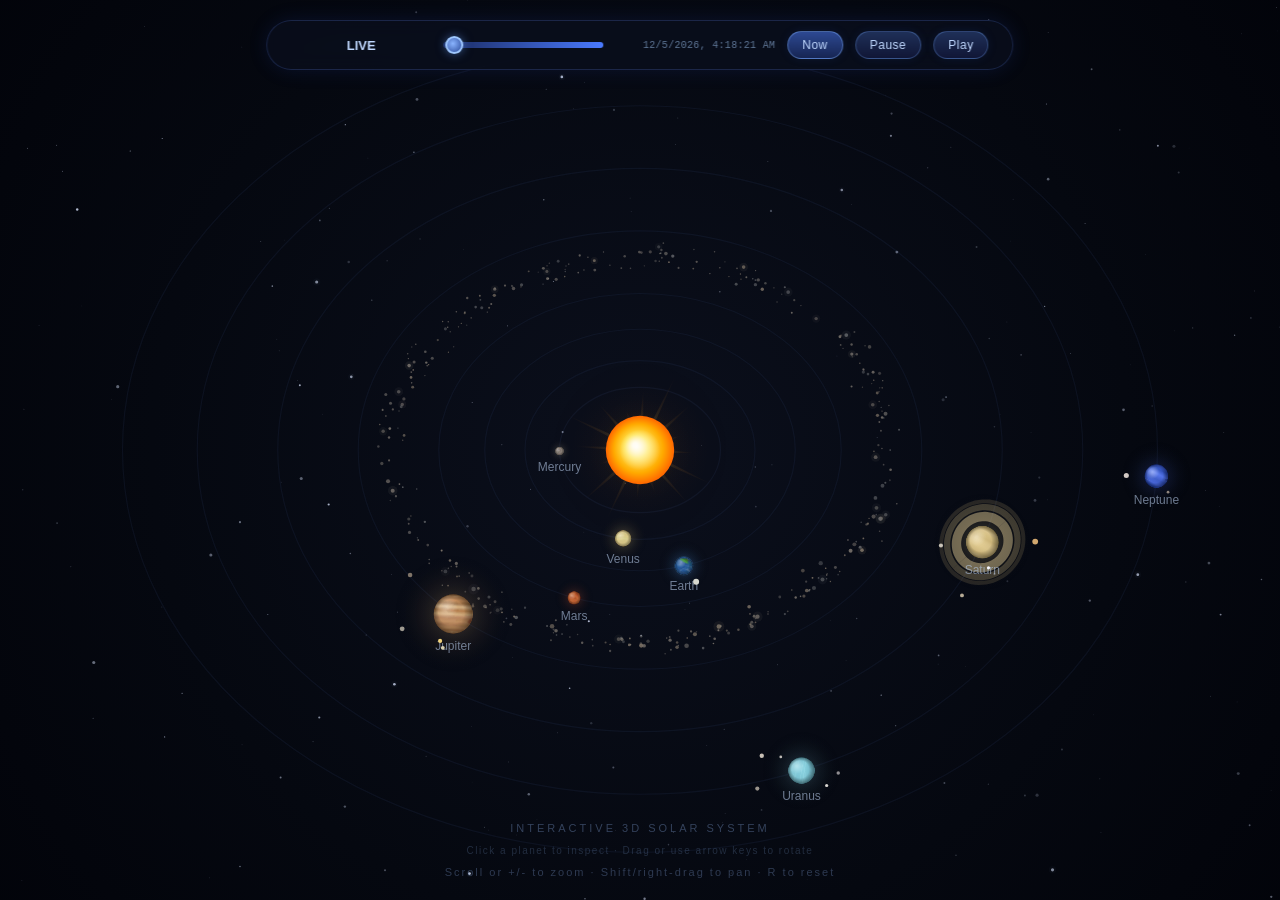
<file: index.html>
<!DOCTYPE html>
<html lang="en">
<head>
<meta charset="UTF-8">
<meta name="viewport" content="width=device-width, initial-scale=1.0">
<meta name="description" content="An interactive pseudo-3D solar system with live orbital motion, procedural planet textures, moons, an asteroid belt, and desktop and mobile camera controls.">
<meta name="theme-color" content="#050810">
<meta property="og:title" content="Interactive 3D Solar System">
<meta property="og:description" content="Explore a procedural, interactive solar system directly in your browser.">
<meta property="og:type" content="website">
<meta name="twitter:card" content="summary">
<link rel="icon" href="favicon.svg" type="image/svg+xml">
<title>3D Solar System</title>
<link rel="stylesheet" href="css/main.css">
</head>
<body>

<canvas id="starfield" aria-hidden="true"></canvas>
<canvas id="main" tabindex="0" role="application" aria-label="Interactive solar system. Drag to rotate, Shift-drag or right-drag to pan, and use the mouse wheel to zoom."></canvas>

<div id="controls">
  <div class="controls-top">
    <span id="speedValue">LIVE</span>
    <label class="hide-mobile">Speed</label>
    <input type="range" id="speedSlider" min="0" max="9000" value="100" aria-label="Simulation speed">
    <span id="timeLabel" aria-live="polite">&nbsp;</span>
  </div>
  <div class="controls-bottom">
    <button id="nowBtn" type="button" class="ctrl-btn active">Now</button>
    <button id="pauseBtn" type="button" class="ctrl-btn">Pause</button>
    <button id="playBtn" type="button" class="ctrl-btn">Play</button>
  </div>
</div>

<div id="planetInfo" role="status" aria-live="polite">
  <h2 id="infoName"></h2>
  <div class="stat"><span class="label">Diameter</span><span class="value" id="infoDiameter"></span></div>
  <div class="stat"><span class="label">Distance</span><span class="value" id="infoDistance"></span></div>
  <div class="stat"><span class="label">Orbital Period</span><span class="value" id="infoPeriod"></span></div>
  <div class="stat"><span class="label">Type</span><span class="value" id="infoType"></span></div>
  <div class="stat"><span class="label">Moons</span><span class="value" id="infoMoons"></span></div>
</div>

<div id="interactionHints">
  <div id="title">Interactive 3D Solar System</div>
  <div id="resetHint">
    <span class="desktop-hint">Click a planet to inspect · Drag or use arrow keys to rotate</span>
    <span class="mobile-hint">Tap a planet to inspect · One-finger drag to rotate</span>
  </div>
  <div id="zoomHint">
    <span class="desktop-hint">Scroll or +/- to zoom · Shift/right-drag to pan · R to reset</span>
    <span class="mobile-hint">Two-finger drag to pan · Pinch to zoom · Double-tap empty space to reset</span>
  </div>
</div>

<script type="module" src="js/main.js"></script>
</body>
</html>
</file>
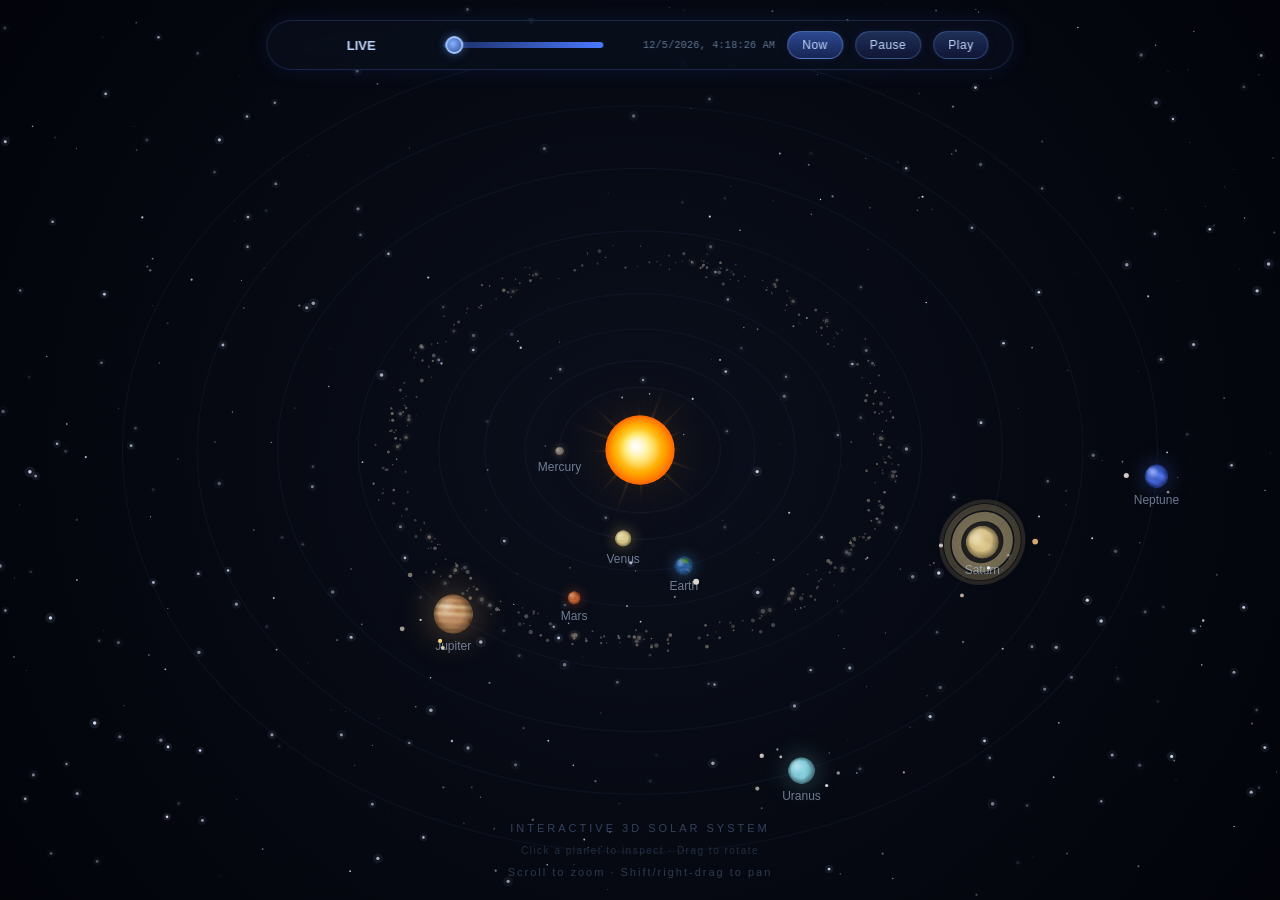
<file: 3d-solar-system.html>
<!DOCTYPE html>
<html lang="en">
<head>
<meta charset="UTF-8">
<meta name="viewport" content="width=device-width, initial-scale=1.0">
<title>3D Solar System</title>
<style>
  * { margin: 0; padding: 0; box-sizing: border-box; }

  body {
    width: 100vw;
    height: 100vh;
    overflow: hidden;
    background: #000;
    font-family: 'Segoe UI', Tahoma, Geneva, Verdana, sans-serif;
    user-select: none;
    position: relative;
  }

  canvas#starfield {
    position: absolute;
    top: 0; left: 0;
    width: 100%;
    height: 100%;
    z-index: 0;
  }

  canvas#main {
    position: absolute;
    top: 0; left: 0;
    width: 100%;
    height: 100%;
    z-index: 1;
    touch-action: none;
  }

  #controls {
    position: absolute;
    top: 20px;
    left: 50%;
    transform: translateX(-50%);
    z-index: 10;
    display: flex;
    align-items: center;
    gap: 12px;
    background: rgba(10, 15, 30, 0.75);
    backdrop-filter: blur(10px);
    padding: 10px 24px;
    border-radius: 30px;
    border: 1px solid rgba(100, 140, 255, 0.2);
    box-shadow: 0 0 20px rgba(50, 80, 200, 0.15);
    flex-wrap: nowrap;
    flex-shrink: 0;
    white-space: nowrap;
    width: max-content;
    min-width: 0;
  }

  .controls-top, .controls-bottom {
    display: flex;
    align-items: center;
    gap: 12px;
    flex-wrap: nowrap;
    flex-shrink: 0;
  }

  #controls label {
    color: #a0b8e0;
    font-size: 13px;
    letter-spacing: 1px;
    text-transform: uppercase;
    white-space: nowrap;
  }

  #controls label.hide-mobile {
    display: none;
  }

  #speedSlider {
    -webkit-appearance: none;
    appearance: none;
    width: 160px;
    flex-shrink: 0;
    height: 6px;
    border-radius: 3px;
    background: linear-gradient(90deg, #1a2a5e, #4a7aff);
    outline: none;
    cursor: pointer;
  }

  #speedSlider::-webkit-slider-thumb {
    -webkit-appearance: none;
    appearance: none;
    width: 18px;
    height: 18px;
    border-radius: 50%;
    background: radial-gradient(circle at 40% 40%, #8ab4ff, #2a4a9a);
    border: 2px solid #a0c8ff;
    box-shadow: 0 0 10px rgba(100, 160, 255, 0.5);
    cursor: pointer;
    transition: box-shadow 0.2s;
  }

  #speedSlider::-webkit-slider-thumb:hover {
    box-shadow: 0 0 18px rgba(100, 160, 255, 0.8);
  }

  #speedValue {
    color: #c0d8ff;
    font-size: 13px;
    min-width: 140px;
    max-width: 140px;
    width: 140px;
    text-align: center;
    font-weight: bold;
    white-space: nowrap;
    overflow: hidden;
    flex-shrink: 0;
  }

  #timeLabel {
    color: #607898;
    font-size: 10px;
    font-family: 'Courier New', monospace;
    letter-spacing: 0.3px;
    min-width: 160px;
    max-width: 160px;
    width: 160px;
    text-align: right;
    white-space: nowrap;
    overflow: hidden;
    flex-shrink: 0;
  }

  .ctrl-btn {
    appearance: none;
    border: 1px solid rgba(120, 170, 255, 0.3);
    background: linear-gradient(180deg, rgba(35,55,100,0.85), rgba(18,25,60,0.85));
    color: #c0d8ff;
    padding: 6px 14px;
    border-radius: 999px;
    font-size: 12px;
    letter-spacing: 0.5px;
    cursor: pointer;
    box-shadow: 0 0 10px rgba(50, 90, 200, 0.12);
    transition: transform 0.1s ease, box-shadow 0.1s ease;
  }

  .ctrl-btn:hover {
    box-shadow: 0 0 16px rgba(70, 130, 255, 0.25);
    transform: translateY(-1px);
  }

  .ctrl-btn:active {
    transform: translateY(0);
  }

  .ctrl-btn.active {
    background: linear-gradient(180deg, rgba(50,80,160,0.9), rgba(25,40,90,0.9));
    border-color: rgba(130, 180, 255, 0.45);
  }

@media (max-width: 900px) {
  #controls {
    top: 18px;
    width: min(calc(100vw - 32px), 620px);
    padding: 12px 14px 14px;
    gap: 12px;
    border-radius: 24px;
    flex-direction: column;
    align-items: stretch;
  }

  .controls-top {
    display: grid;
    grid-template-columns: auto 1fr;
    align-items: center;
    gap: 8px 12px;
    width: 100%;
  }

  .controls-bottom {
    display: flex;
    justify-content: center;
    gap: 10px;
    width: 100%;
  }

  #speedValue {
    width: auto;
    min-width: 92px;
    max-width: none;
    font-size: 13px;
    text-align: left;
  }

  #speedSlider {
    width: 100%;
    min-width: 0;
  }

  #timeLabel {
    grid-column: 1 / -1;
    width: auto;
    min-width: 0;
    max-width: none;
    font-size: 10px;
    text-align: right;
    opacity: 0.75;
  }

  .ctrl-btn,
  #nowBtn,
  #pauseBtn,
  #playBtn {
    min-height: 40px;
    padding: 0 16px;
    font-size: 13px;
  }

  #controls label {
    display: none;
  }
}

@media (max-width: 500px) {
  #controls {
    top: 14px;
    width: calc(100vw - 28px);
    padding: 12px 12px 14px;
    gap: 12px;
  }

  .controls-top {
    gap: 8px 10px;
  }

  .controls-bottom {
    gap: 8px;
  }

  #speedValue {
    min-width: 86px;
    font-size: 12px;
  }

  #timeLabel {
    font-size: 9px;
  }

  .ctrl-btn,
  #nowBtn,
  #pauseBtn,
  #playBtn {
    flex: 1;
    min-height: 42px;
    padding: 0 10px;
    font-size: 13px;
  }

  .ctrl-btn {
    touch-action: manipulation;
  }

  #speedSlider::-webkit-slider-thumb {
    width: 22px;
    height: 22px;
  }
}

  #planetInfo {
    position: absolute;
    z-index: 10;
    background: rgba(8, 12, 30, 0.88);
    backdrop-filter: blur(14px);
    border: 1px solid rgba(80, 120, 255, 0.25);
    border-radius: 16px;
    padding: 20px 24px;
    color: #fff;
    pointer-events: none;
    opacity: 0;
    transform: translate(-50%, -100%) translateY(-20px) scale(0.9);
    transition: opacity 0.35s ease, transform 0.35s ease;
    min-width: 250px;
    box-shadow: 0 8px 32px rgba(0, 0, 0, 0.5), 0 0 40px rgba(50, 80, 200, 0.1);
  }

  #planetInfo.visible {
    opacity: 1;
    transform: translate(-50%, -100%) translateY(-16px) scale(1);
    pointer-events: auto;
  }

  #planetInfo h2 {
    margin: 0 0 10px 0;
    font-size: 20px;
    letter-spacing: 1.5px;
    text-transform: uppercase;
  }

  #planetInfo .stat {
    display: flex;
    justify-content: space-between;
    padding: 4px 0;
    font-size: 13px;
    border-bottom: 1px solid rgba(255,255,255,0.06);
  }

  #planetInfo .stat .label { color: #7890b8; }
  #planetInfo .stat .value {
    color: #c0d8ff;
    font-weight: 600;
    text-align: right;
    max-width: 60%;
    word-wrap: break-word;
    white-space: normal;
  }

  .planet-dot {
    width: 14px; height: 14px;
    border-radius: 50%;
    display: inline-block;
    margin-right: 8px;
    vertical-align: middle;
    box-shadow: 0 0 6px currentColor;
  }

  #interactionHints {
    position: absolute;
    bottom: max(20px, env(safe-area-inset-bottom));
    left: 50%;
    transform: translateX(-50%);
    z-index: 10;
    display: flex;
    width: calc(100% - 32px);
    flex-direction: column;
    align-items: center;
    gap: 7px;
    text-align: center;
    pointer-events: none;
  }

  #zoomHint {
    color: rgba(120, 150, 200, 0.35);
    font-size: 11px;
    letter-spacing: 2px;
    line-height: 1.4;
  }

  #resetHint {
    color: rgba(120, 150, 200, 0.25);
    font-size: 10px;
    letter-spacing: 1.5px;
    line-height: 1.4;
  }

  #title {
    color: rgba(120, 150, 200, 0.4);
    font-size: 11px;
    letter-spacing: 3px;
    line-height: 1.4;
    text-transform: uppercase;
  }

  .mobile-hint {
    display: none;
  }

  @media (max-width: 600px), (pointer: coarse) {
    #interactionHints {
      bottom: max(14px, env(safe-area-inset-bottom));
      gap: 5px;
    }

    #title {
      font-size: 10px;
      letter-spacing: 2px;
    }

    #resetHint,
    #zoomHint {
      max-width: 100%;
      font-size: 9px;
      letter-spacing: 1px;
      line-height: 1.5;
    }

    .desktop-hint {
      display: none;
    }

    .mobile-hint {
      display: inline;
    }
  }
</style>
</head>
<body>

<canvas id="starfield"></canvas>
<canvas id="main"></canvas>

<div id="controls">
  <div class="controls-top">
    <span id="speedValue">LIVE</span>
    <label class="hide-mobile">Speed</label>
    <input type="range" id="speedSlider" min="0" max="9000" value="100">
    <span id="timeLabel">&nbsp;</span>
  </div>
  <div class="controls-bottom">
    <button id="nowBtn" type="button" class="ctrl-btn active">Now</button>
    <button id="pauseBtn" type="button" class="ctrl-btn">Pause</button>
    <button id="playBtn" type="button" class="ctrl-btn">Play</button>
  </div>
</div>

<div id="planetInfo">
  <h2 id="infoName"></h2>
  <div class="stat"><span class="label">Diameter</span><span class="value" id="infoDiameter"></span></div>
  <div class="stat"><span class="label">Distance</span><span class="value" id="infoDistance"></span></div>
  <div class="stat"><span class="label">Orbital Period</span><span class="value" id="infoPeriod"></span></div>
  <div class="stat"><span class="label">Type</span><span class="value" id="infoType"></span></div>
  <div class="stat"><span class="label">Moons</span><span class="value" id="infoMoons"></span></div>
</div>

<div id="interactionHints">
  <div id="title">Interactive 3D Solar System</div>
  <div id="resetHint">
    <span class="desktop-hint">Click a planet to inspect · Drag to rotate</span>
    <span class="mobile-hint">Tap a planet to inspect · One-finger drag to rotate</span>
  </div>
  <div id="zoomHint">
    <span class="desktop-hint">Scroll to zoom · Shift/right-drag to pan</span>
    <span class="mobile-hint">Two-finger drag to pan · Pinch to zoom · Double-tap empty space to reset</span>
  </div>
</div>

<script>
// ==================== SETUP ====================
const starCanvas = document.getElementById('starfield');
const starCtx = starCanvas.getContext('2d');

const canvas = document.getElementById('main');
const ctx = canvas.getContext('2d');
const infoPanel = document.getElementById('planetInfo');
const speedSlider = document.getElementById('speedSlider');
const speedValueEl = document.getElementById('speedValue');
const timeLabelEl = document.getElementById('timeLabel');
const nowBtn = document.getElementById('nowBtn');
const pauseBtn = document.getElementById('pauseBtn');
const playBtn = document.getElementById('playBtn');

function resizeCanvases() {
  const w = window.innerWidth;
  const h = window.innerHeight;
  starCanvas.width = w;
  starCanvas.height = h;
  canvas.width = w;
  canvas.height = h;
}
resizeCanvases();
window.addEventListener('resize', () => {
  resizeCanvases();
  clampPan();
});

// ==================== STARFIELD ====================
const stars = [];
function rebuildStars() {
  stars.length = 0;
  const count = Math.max(500, Math.floor((canvas.width * canvas.height) / 2600));
  for (let i = 0; i < count; i++) {
    stars.push({
      x: Math.random() * canvas.width,
      y: Math.random() * canvas.height,
      r: Math.random() * 1.5 + 0.3,
      brightness: Math.random(),
      twinkleSpeed: Math.random() * 0.02 + 0.005,
      twinkleOffset: Math.random() * Math.PI * 2
    });
  }
}
rebuildStars();
window.addEventListener('resize', rebuildStars);

function drawStarfield(time) {
  starCtx.fillStyle = 'rgba(0,0,0,1)';
  starCtx.fillRect(0, 0, canvas.width, canvas.height);

  const grd = starCtx.createRadialGradient(canvas.width/2, canvas.height/2, 80, canvas.width/2, canvas.height/2, Math.max(canvas.width, canvas.height)*0.7);
  grd.addColorStop(0, '#0a0e1a');
  grd.addColorStop(0.5, '#050810');
  grd.addColorStop(1, '#010208');
  starCtx.fillStyle = grd;
  starCtx.fillRect(0, 0, canvas.width, canvas.height);

  for (const s of stars) {
    const twinkle = 0.5 + 0.5 * Math.sin(time * s.twinkleSpeed + s.twinkleOffset);
    const alpha = s.brightness * 0.4 + twinkle * 0.6;
    starCtx.beginPath();
    starCtx.arc(s.x, s.y, s.r, 0, Math.PI * 2);
    starCtx.fillStyle = `rgba(220,230,255,${alpha})`;
    starCtx.fill();

    if (s.r > 1.2) {
      starCtx.beginPath();
      starCtx.arc(s.x, s.y, s.r * 3, 0, Math.PI * 2);
      starCtx.fillStyle = `rgba(200,220,255,${alpha * 0.1})`;
      starCtx.fill();
    }
  }


}

// ==================== TIME MODEL ====================
const EPOCH_MS = Date.UTC(2026, 5, 25, 0, 0, 0);

let simTime = Date.now();
let liveMode = true;
let simSpeed = 1;
let isPaused = false;

const PHASES_2026 = {
  Mercury: 4.037,
  Venus:   3.438,
  Earth:   4.761,
  Mars:    0.412,
  Jupiter: 2.059,
  Saturn:  0.238,
  Uranus:  1.164,
  Neptune: 0.048
};

function getPlanetAngle(planet, timeMs) {
  const daysSinceEpoch = (timeMs - EPOCH_MS) / 86400000;
  const phase = planet.phaseAtEpoch ?? 0;
  return phase + (daysSinceEpoch / planet.periodDays) * Math.PI * 2;
}

function formatSimTime(ms) {
  const d = new Date(ms);
  return d.toLocaleString();
}

// ==================== MOON SYSTEMS ====================
const MOON_SYSTEMS = {
  Earth: [
    { name:'Moon', periodDays:27.321661, orbitRadiusFactor:2.0, radius:2.6, color:'#d8d8cf', phaseOffset:1.2 }
  ],
  Jupiter: [
    { name:'Io', periodDays:1.769, orbitRadiusFactor:1.55, radius:1.8, color:'#f1d27a', phaseOffset:0.4 },
    { name:'Europa', periodDays:3.551, orbitRadiusFactor:1.95, radius:1.7, color:'#d8d0b0', phaseOffset:2.1 },
    { name:'Ganymede', periodDays:7.155, orbitRadiusFactor:2.45, radius:2.1, color:'#9f9a90', phaseOffset:4.0 },
    { name:'Callisto', periodDays:16.689, orbitRadiusFactor:3.05, radius:2.0, color:'#7f7468', phaseOffset:5.4 }
  ],
  Saturn: [
    { name:'Enceladus', periodDays:1.370, orbitRadiusFactor:1.65, radius:1.4, color:'#f4f6ff', phaseOffset:0.7 },
    { name:'Rhea', periodDays:4.518, orbitRadiusFactor:2.15, radius:1.8, color:'#c9c3b8', phaseOffset:2.3 },
    { name:'Titan', periodDays:15.945, orbitRadiusFactor:2.85, radius:2.5, color:'#d2a86f', phaseOffset:4.8 },
    { name:'Iapetus', periodDays:79.321, orbitRadiusFactor:4.0, radius:1.7, color:'#b6ab96', phaseOffset:1.5 }
  ],
  Uranus: [
    { name:'Miranda', periodDays:1.413, orbitRadiusFactor:1.55, radius:1.2, color:'#c9c3bd', phaseOffset:0.8 },
    { name:'Ariel', periodDays:2.520, orbitRadiusFactor:1.9, radius:1.4, color:'#d9d7d2', phaseOffset:2.2 },
    { name:'Umbriel', periodDays:4.144, orbitRadiusFactor:2.3, radius:1.5, color:'#8f8d91', phaseOffset:4.0 },
    { name:'Titania', periodDays:8.706, orbitRadiusFactor:2.85, radius:1.9, color:'#c7bfb5', phaseOffset:5.2 },
    { name:'Oberon', periodDays:13.463, orbitRadiusFactor:3.3, radius:1.8, color:'#9a948c', phaseOffset:1.9 }
  ],
  Neptune: [
    { name:'Triton', periodDays:-5.877, orbitRadiusFactor:2.0, radius:2.2, color:'#d8cfc9', phaseOffset:1.7 },
    { name:'Proteus', periodDays:1.122, orbitRadiusFactor:1.45, radius:1.2, color:'#8f847c', phaseOffset:4.6 }
  ]
};

// ==================== PLANET DATA ====================
const planets = [
  { name:'Mercury', color:'#a89d8f', radius:3.5, orbitRadius:70, diameter:'4,879 km', distance:'57.9M km', period:'88 days', type:'Rocky', tilt:0.03, glowColor:'rgba(176,168,144,0.20)', periodDays:87.969, phaseAtEpoch:PHASES_2026.Mercury, rotationPeriodDays:58.646, axialTiltDeg:0.034 },
  { name:'Venus',   color:'#d8b76f', radius:6.2, orbitRadius:100, diameter:'12,104 km', distance:'108.2M km', period:'225 days', type:'Rocky', tilt:0.05, glowColor:'rgba(232,200,122,0.22)', periodDays:224.701, phaseAtEpoch:PHASES_2026.Venus, rotationPeriodDays:-243.025, axialTiltDeg:177.36 },
  { name:'Earth',   color:'#4a90d9', radius:6.6, orbitRadius:135, diameter:'12,742 km', distance:'149.6M km', period:'365.25 days', type:'Rocky', tilt:0.25, glowColor:'rgba(74,144,217,0.28)', hasMoon:true, periodDays:365.256, phaseAtEpoch:PHASES_2026.Earth, rotationPeriodDays:1, axialTiltDeg:23.44 },
  { name:'Mars',    color:'#c95a3b', radius:5.0, orbitRadius:175, diameter:'6,779 km', distance:'227.9M km', period:'687 days', type:'Rocky', tilt:0.15, glowColor:'rgba(212,90,58,0.22)', periodDays:686.98, phaseAtEpoch:PHASES_2026.Mars, rotationPeriodDays:1.026, axialTiltDeg:25.19 },
  { name:'Jupiter', color:'#c89463', radius:15.5, orbitRadius:245, diameter:'139,820 km', distance:'778.5M km', period:'11.86 years', type:'Gas Giant', tilt:0.12, glowColor:'rgba(212,160,106,0.22)', bands:true, moons:4, periodDays:4332.59, phaseAtEpoch:PHASES_2026.Jupiter, rotationPeriodDays:0.414, axialTiltDeg:3.13 },
  { name:'Saturn',  color:'#dbc37f', radius:13.5, orbitRadius:315, diameter:'116,460 km', distance:'1.43B km', period:'29.46 years', type:'Gas Giant', tilt:0.18, glowColor:'rgba(232,208,136,0.20)', rings:true, moons:3, periodDays:10759.22, phaseAtEpoch:PHASES_2026.Saturn, rotationPeriodDays:0.444, axialTiltDeg:26.73 },
  { name:'Uranus',  color:'#7ec8d8', radius:10.2, orbitRadius:385, diameter:'50,724 km', distance:'2.87B km', period:'84.01 years', type:'Ice Giant', tilt:0.45, glowColor:'rgba(126,200,216,0.18)', periodDays:30688.5, phaseAtEpoch:PHASES_2026.Uranus, rotationPeriodDays:-0.718, axialTiltDeg:97.77 },
  { name:'Neptune', color:'#4a6ae0', radius:10.0, orbitRadius:450, diameter:'49,244 km', distance:'4.50B km', period:'164.8 years', type:'Ice Giant', tilt:0.1, glowColor:'rgba(74,106,224,0.20)', periodDays:60182, phaseAtEpoch:PHASES_2026.Neptune, rotationPeriodDays:0.671, axialTiltDeg:28.32 }
];

planets.forEach(p => {
  p.angle = getPlanetAngle(p, simTime);
  p.clickAnim = 0;
  p.hovered = false;
  p._screenX = 0;
  p._screenY = 0;
  p._depth = 0;
  p._screenR = p.radius;
});

// ==================== MAIN ASTEROID BELT ====================
const ASTEROID_COUNT = 360;
const asteroidBelt = [];
const asteroidColors = [
  [142, 134, 124],
  [126, 119, 112],
  [111, 113, 116],
  [151, 137, 119],
  [103, 100, 98]
];

for (let i = 0; i < ASTEROID_COUNT; i++) {
  const radialMix = (Math.random() + Math.random()) * 0.5;
  const orbitRadius = 198 + radialMix * 34;
  const radiusProgress = (orbitRadius - 198) / 34;
  const clusterAngle = (i % 7) / 7 * Math.PI * 2;
  const useCluster = Math.random() < 0.28;
  const phaseAtEpoch = useCluster
    ? clusterAngle + (Math.random() - 0.5) * 0.5
    : Math.random() * Math.PI * 2;
  const size = 0.6 + Math.pow(Math.random(), 2.1) * 1.2;
  const brightness = 0.42 + Math.random() * 0.34;
  const baseColor = asteroidColors[Math.floor(Math.random() * asteroidColors.length)];

  asteroidBelt.push({
    orbitRadius,
    phaseAtEpoch,
    periodDays: (1250 + radiusProgress * 1050) * (0.94 + Math.random() * 0.12),
    eccentricity: Math.random() * 0.025,
    eccentricityAngle: Math.random() * Math.PI * 2,
    size,
    color: `rgba(${baseColor[0]},${baseColor[1]},${baseColor[2]},${brightness})`,
    glowColor: `rgba(${baseColor[0]},${baseColor[1]},${baseColor[2]},${brightness * 0.14})`,
    bright: size > 1.45 && Math.random() < 0.55
  });
}

// ==================== CAMERA ====================
let cameraTilt = 0.68;
let cameraRotY = 0;
let cameraZoom = 1.15;
let cameraPanX = 0;
let cameraPanY = 0;
let targetTilt = 0.68;
let targetRotY = 0;
let targetZoom = 1.15;
let targetPanX = 0;
let targetPanY = 0;
let isDragging = false;
let dragMode = null;
let lastMouse = { x: 0, y: 0 };
let mouseDragDistance = 0;
let hoveredPlanet = null;
let selectedPlanet = null;

function resetCamera() {
  targetTilt = 0.68;
  targetRotY = 0;
  targetZoom = 1.15;
  targetPanX = 0;
  targetPanY = 0;
}

function clampPan() {
  const maxPanX = canvas.width * 0.45;
  const maxPanY = canvas.height * 0.35;
  targetPanX = Math.max(-maxPanX, Math.min(maxPanX, targetPanX));
  targetPanY = Math.max(-maxPanY, Math.min(maxPanY, targetPanY));
}

function clampZoom() {
  targetZoom = Math.max(0.3, Math.min(2.5, targetZoom));
}

// ==================== FIX: getPlanetScreenPos ====================
function getPlanetScreenPos(cx, cy, orbitR, angle) {
  const cosTilt = Math.cos(cameraTilt);
  const sinRot = Math.sin(cameraRotY);
  const cosRot = Math.cos(cameraRotY);

  const ox = Math.cos(angle);
  const oz = Math.sin(angle);

  // Rotation around Y axis
  const rx = ox * cosRot - oz * sinRot;
  const rz = ox * sinRot + oz * cosRot;

  // === КРИТИЧЕСКИЙ ФАКСОР: умножаем на orbitR! ===
  const sx = cx + rx * orbitR;
  const sy = cy + rz * orbitR * cosTilt;

  const depth = rz * orbitR;
  const depthScale = 1 + rz * 0.12;

  return { x: sx, y: sy, depth, scale: depthScale };
}

// ==================== DRAWING ====================
function drawSun(cx, cy, time) {
  const glowLayers = [
    { r: 90, alpha: 0.015 },
    { r: 65, alpha: 0.035 },
    { r: 48, alpha: 0.055 },
    { r: 36, alpha: 0.08 },
  ];

  for (const g of glowLayers) {
    const pulse = 1 + 0.05 * Math.sin(time * 0.003);
    const grad = ctx.createRadialGradient(cx, cy, 0, cx, cy, g.r * pulse * cameraZoom);
    grad.addColorStop(0, `rgba(255,200,50,${g.alpha})`);
    grad.addColorStop(0.5, `rgba(255,140,20,${g.alpha * 0.5})`);
    grad.addColorStop(1, 'rgba(255,80,0,0)');
    ctx.beginPath();
    ctx.arc(cx, cy, g.r * pulse * cameraZoom, 0, Math.PI * 2);
    ctx.fillStyle = grad;
    ctx.fill();
  }

  // Corona rays
  ctx.save();
  ctx.translate(cx, cy);
  const rayCount = 16;
  for (let i = 0; i < rayCount; i++) {
    const angle = (i / rayCount) * Math.PI * 2 + time * 0.0005;
    const rayLen = (55 + 18 * Math.sin(time * 0.002 + i * 1.5)) * cameraZoom;
    ctx.rotate(angle);
    const rayGrad = ctx.createLinearGradient(22 * cameraZoom, 0, rayLen, 0);
    rayGrad.addColorStop(0, 'rgba(255,200,80,0.12)');
    rayGrad.addColorStop(1, 'rgba(255,120,0,0)');
    ctx.fillStyle = rayGrad;
    ctx.beginPath();
    ctx.moveTo(22 * cameraZoom, -1.5 * cameraZoom);
    ctx.lineTo(rayLen, 0);
    ctx.lineTo(22 * cameraZoom, 1.5 * cameraZoom);
    ctx.fill();
    ctx.rotate(-angle);
  }
  ctx.restore();

  // Main sun body
  const sunPulse = 1 + 0.02 * Math.sin(time * 0.004);
  const sunR = 30 * sunPulse * cameraZoom;
  const sunGrad = ctx.createRadialGradient(cx - 5, cy - 5, 2, cx, cy, sunR);
  sunGrad.addColorStop(0, '#fff8e0');
  sunGrad.addColorStop(0.3, '#ffe44d');
  sunGrad.addColorStop(0.7, '#ffaa00');
  sunGrad.addColorStop(1, '#ff6600');
  ctx.beginPath();
  ctx.arc(cx, cy, sunR, 0, Math.PI * 2);
  ctx.fillStyle = sunGrad;
  ctx.fill();

  const coreGrad = ctx.createRadialGradient(cx - 3, cy - 3, 0, cx, cy, sunR * 0.6);
  coreGrad.addColorStop(0, 'rgba(255,255,255,0.8)');
  coreGrad.addColorStop(1, 'rgba(255,255,255,0)');
  ctx.beginPath();
  ctx.arc(cx, cy, sunR * 0.6, 0, Math.PI * 2);
  ctx.fillStyle = coreGrad;
  ctx.fill();
}

function drawOrbitPath(cx, cy, orbitR, color) {
  ctx.beginPath();
  ctx.ellipse(cx, cy, orbitR, orbitR * Math.cos(cameraTilt), 0, 0, Math.PI * 2);
  ctx.strokeStyle = color || 'rgba(60,80,120,0.18)';
  ctx.lineWidth = 1 * cameraZoom;
  ctx.stroke();
}

// ==================== PROCEDURAL PLANET TEXTURES ====================

function seededRandom(seed) {
  let s = seed;
  return function() {
    s = (s * 16807 + 0) % 2147483647;
    return (s - 1) / 2147483646;
  };
}

function getPlanetTexture(planet) {
  if (planet._tex) return planet._tex;

  const SIZE = 256;
  const tc = document.createElement('canvas');
  tc.width = SIZE; tc.height = SIZE;
  const t = tc.getContext('2d');

  const rng = seededRandom(planet.name.split('').reduce((a, c) => a + c.charCodeAt(0), 0));

  switch (planet.name) {
    case 'Jupiter': {
      // Banded atmosphere with turbulence and Great Red Spot
      const bandColors = ['#c4956a','#a67549','#d4a87a','#b8855a','#c89463','#8c633d','#dcc09a','#a07040','#d8b88a','#b08060','#c49468','#9e7050'];
      const bandCount = 16;
      for (let y = 0; y < SIZE; y++) {
        const bandIdx = (y / SIZE) * bandCount;
        const bandFrac = bandIdx - Math.floor(bandIdx);
        const ci = Math.floor(bandIdx) % bandColors.length;
        const ci2 = (Math.floor(bandIdx) + 1) % bandColors.length;
        const turbulence = (rng() - 0.5) * 4;
        const alpha = 0.55 + rng() * 0.35;
        const r1 = parseInt(bandColors[ci].slice(1,3),16);
        const g1 = parseInt(bandColors[ci].slice(3,5),16);
        const b1 = parseInt(bandColors[ci].slice(5,7),16);
        const r2 = parseInt(bandColors[ci2].slice(1,3),16);
        const g2 = parseInt(bandColors[ci2].slice(3,5),16);
        const b2 = parseInt(bandColors[ci2].slice(5,7),16);
        const r = Math.round(r1 + (r2 - r1) * bandFrac + turbulence);
        const g = Math.round(g1 + (g2 - g1) * bandFrac + turbulence * 0.7);
        const b = Math.round(b1 + (b2 - b1) * bandFrac + turbulence * 0.5);
        t.fillStyle = `rgba(${r},${g},${b},${alpha})`;
        t.fillRect(0, y, SIZE, 1);
      }
      // Bands bend around the storm instead of continuing straight through it.
      for (let i = 0; i < 9; i++) {
        const bandY = 144 + i * 2.7;
        const bend = 4.5 * Math.sin((i / 8) * Math.PI);
        t.beginPath();
        t.moveTo(96, bandY);
        t.bezierCurveTo(116, bandY, 120, bandY - bend, 130, bandY - bend);
        t.bezierCurveTo(141, bandY - bend, 149, bandY + bend, 158, bandY + bend);
        t.bezierCurveTo(169, bandY + bend, 174, bandY, 188, bandY);
        t.strokeStyle = `rgba(${125+rng()*45},${76+rng()*34},${43+rng()*24},${0.08+rng()*0.09})`;
        t.lineWidth = 0.8 + rng() * 1.5;
        t.stroke();
      }

      t.save();
      t.translate(140, 0);
      t.scale(0.7, 1);
      t.translate(-140, 0);

      // Soft outer reddish haze, built from overlapping irregular contours.
      for (let i = 0; i < 4; i++) {
        const spread = i * 1.4;
        t.beginPath();
        t.moveTo(124 - spread, 154);
        t.bezierCurveTo(126, 146 - spread * 0.2, 135, 143 - spread, 143, 145);
        t.bezierCurveTo(153 + spread, 146, 158 + spread, 151, 156 + spread, 158);
        t.bezierCurveTo(154, 165 + spread * 0.4, 145, 167 + spread, 136, 165);
        t.bezierCurveTo(128 - spread, 164, 122 - spread, 160, 124 - spread, 154);
        t.closePath();
        t.fillStyle = `rgba(132,61,43,${0.055 + i * 0.022})`;
        t.fill();
      }

      // Main irregular storm body.
      t.beginPath();
      t.moveTo(126, 153);
      t.bezierCurveTo(128, 147, 134, 145, 140, 146);
      t.bezierCurveTo(146, 144, 154, 148, 155, 153);
      t.bezierCurveTo(158, 158, 151, 163, 145, 163);
      t.bezierCurveTo(139, 166, 130, 163, 127, 159);
      t.bezierCurveTo(124, 157, 125, 155, 126, 153);
      t.closePath();
      t.fillStyle = 'rgba(158,72,48,0.44)';
      t.fill();

      // Darker inner circulation, deliberately offset and asymmetric.
      t.beginPath();
      t.moveTo(132, 153);
      t.bezierCurveTo(134, 149, 139, 148, 143, 149);
      t.bezierCurveTo(149, 149, 152, 152, 150, 156);
      t.bezierCurveTo(149, 160, 143, 161, 138, 159);
      t.bezierCurveTo(133, 160, 129, 156, 132, 153);
      t.closePath();
      t.fillStyle = 'rgba(119,54,43,0.34)';
      t.fill();

      // Horizontal turbulence runs around and partially through the storm.
      for (let i = 0; i < 8; i++) {
        const strokeY = 149 + i * 1.7 + (rng() - 0.5);
        t.beginPath();
        t.moveTo(121 + rng() * 3, strokeY);
        t.bezierCurveTo(
          130, strokeY - 2 + rng() * 4,
          143, strokeY + 2 - rng() * 4,
          158 - rng() * 3, strokeY + (rng() - 0.5) * 2
        );
        t.strokeStyle = i % 3 === 0
          ? `rgba(212,132,86,${0.1+rng()*0.08})`
          : `rgba(104,51,39,${0.07+rng()*0.08})`;
        t.lineWidth = 0.6 + rng() * 1.1;
        t.stroke();
      }
      t.restore();

      // Swirl details
      for (let i = 0; i < 30; i++) {
        t.beginPath();
        const sx = rng() * SIZE, sy = 40 + rng() * 176, sw = 15 + rng() * 40, sh = 1 + rng() * 3;
        t.ellipse(sx, sy, sw, sh, 0, 0, Math.PI * 2);
        t.fillStyle = `rgba(${140+rng()*80},${100+rng()*80},${50+rng()*60},${0.08+rng()*0.1})`;
        t.fill();
      }
      break;
    }
    case 'Saturn': {
      // Subtle bands, golden haze
      const bandColors = ['#dfca94','#d7c18a','#cdb77e','#e2ce9c','#d5bf86','#cbb47b','#dcc793'];
      const bandCount = 12;
      for (let y = 0; y < SIZE; y++) {
        const bandIdx = (y / SIZE) * bandCount;
        const bandFrac = bandIdx - Math.floor(bandIdx);
        const ci = Math.floor(bandIdx) % bandColors.length;
        const ci2 = (Math.floor(bandIdx) + 1) % bandColors.length;
        const turbulence = (rng() - 0.5) * 2;
        const r1 = parseInt(bandColors[ci].slice(1,3),16);
        const g1 = parseInt(bandColors[ci].slice(3,5),16);
        const b1 = parseInt(bandColors[ci].slice(5,7),16);
        const r2 = parseInt(bandColors[ci2].slice(1,3),16);
        const g2 = parseInt(bandColors[ci2].slice(3,5),16);
        const b2 = parseInt(bandColors[ci2].slice(5,7),16);
        const r = Math.round(r1 + (r2 - r1) * bandFrac + turbulence);
        const g = Math.round(g1 + (g2 - g1) * bandFrac + turbulence);
        const b = Math.round(b1 + (b2 - b1) * bandFrac + turbulence);
        t.fillStyle = `rgba(${r},${g},${b},0.7)`;
        t.fillRect(0, y, SIZE, 1);
      }
      // Subtle storm spots
      for (let i = 0; i < 7; i++) {
        t.beginPath();
        t.ellipse(rng()*SIZE, 30+rng()*200, 3+rng()*7, 1+rng()*2.5, rng()*0.2, 0, Math.PI*2);
        t.fillStyle = `rgba(225,208,165,${0.08+rng()*0.1})`;
        t.fill();
      }
      break;
    }
    case 'Earth': {
      // Ocean base
      t.fillStyle = '#2a5a9a';
      t.fillRect(0, 0, SIZE, SIZE);
      // Ocean depth variation
      for (let i = 0; i < 200; i++) {
        t.beginPath();
        t.ellipse(rng()*SIZE, rng()*SIZE, 5+rng()*30, 3+rng()*15, rng()*Math.PI, 0, Math.PI*2);
        t.fillStyle = `rgba(${20+rng()*30},${70+rng()*50},${120+rng()*60},${0.1+rng()*0.15})`;
        t.fill();
      }
      // Continents
      const continentDefs = [
        { x: 80, y: 60, w: 50, h: 70, rot: 0.2 },  // "Americas-ish"
        { x: 140, y: 50, w: 40, h: 40, rot: -0.1 }, // "Europe/Africa-ish"
        { x: 160, y: 100, w: 25, h: 50, rot: 0 },   // "Africa-ish"
        { x: 190, y: 65, w: 60, h: 45, rot: 0.15 },  // "Asia-ish"
        { x: 220, y: 150, w: 30, h: 25, rot: -0.2 }, // "Australia-ish"
      ];
      for (const c of continentDefs) {
        t.save();
        t.translate(c.x, c.y);
        t.rotate(c.rot);
        for (let j = 0; j < 12; j++) {
          t.beginPath();
          t.ellipse((rng()-0.5)*c.w*0.6, (rng()-0.5)*c.h*0.6,
            5+rng()*c.w*0.35, 5+rng()*c.h*0.35, rng()*Math.PI, 0, Math.PI*2);
          const g = 80 + rng()*80;
          t.fillStyle = `rgba(${40+rng()*40},${g},${30+rng()*30},${0.35+rng()*0.3})`;
          t.fill();
        }
        t.restore();
      }
      // Clouds
      for (let i = 0; i < 80; i++) {
        t.beginPath();
        t.ellipse(rng()*SIZE, rng()*SIZE, 8+rng()*25, 2+rng()*6, rng()*Math.PI, 0, Math.PI*2);
        t.fillStyle = `rgba(240,245,255,${0.06+rng()*0.12})`;
        t.fill();
      }
      // Polar caps
      t.fillStyle = 'rgba(240,245,255,0.5)';
      t.fillRect(0, 0, SIZE, 18);
      t.fillRect(0, SIZE-18, SIZE, 18);
      break;
    }
    case 'Mars': {
      // Dusty base
      t.fillStyle = '#c46838';
      t.fillRect(0, 0, SIZE, SIZE);
      // Surface variation
      for (let i = 0; i < 300; i++) {
        t.beginPath();
        t.ellipse(rng()*SIZE, rng()*SIZE, 2+rng()*15, 2+rng()*10, rng()*Math.PI, 0, Math.PI*2);
        const r = 140+rng()*60, g = 50+rng()*50, b = 20+rng()*30;
        t.fillStyle = `rgba(${r},${g},${b},${0.1+rng()*0.2})`;
        t.fill();
      }
      // Dark regions (syrtis etc)
      for (let i = 0; i < 6; i++) {
        t.beginPath();
        t.ellipse(rng()*SIZE, 30+rng()*190, 15+rng()*35, 10+rng()*25, rng()*Math.PI, 0, Math.PI*2);
        t.fillStyle = `rgba(100,40,20,${0.12+rng()*0.15})`;
        t.fill();
      }
      // Polar caps span longitude in the equirectangular texture.
      t.fillStyle = 'rgba(240,235,230,0.48)';
      t.fillRect(0, 0, SIZE, 9);
      t.fillStyle = 'rgba(238,232,225,0.34)';
      t.fillRect(0, SIZE - 6, SIZE, 6);
      // Olympus Mons spot
      t.beginPath();
      t.arc(100, 100, 4.5, 0, Math.PI*2);
      t.fillStyle = 'rgba(180,100,50,0.3)';
      t.fill();
      t.beginPath();
      t.arc(100, 100, 2, 0, Math.PI*2);
      t.fillStyle = 'rgba(210,145,85,0.24)';
      t.fill();
      break;
    }
    case 'Mercury': {
      // Rocky grey
      t.fillStyle = '#8a8078';
      t.fillRect(0, 0, SIZE, SIZE);
      for (let i = 0; i < 400; i++) {
        t.beginPath();
        t.ellipse(rng()*SIZE, rng()*SIZE, 1+rng()*8, 1+rng()*5, rng()*Math.PI, 0, Math.PI*2);
        t.fillStyle = `rgba(${70+rng()*80},${65+rng()*75},${60+rng()*70},${0.1+rng()*0.2})`;
        t.fill();
      }
      // Craters
      for (let i = 0; i < 25; i++) {
        const cx = rng()*SIZE, cy = rng()*SIZE, cr = 2+rng()*7;
        t.beginPath();
        t.arc(cx, cy, cr, 0, Math.PI*2);
        t.strokeStyle = `rgba(50,45,40,${0.2+rng()*0.3})`;
        t.lineWidth = 1+rng();
        t.stroke();
        t.beginPath();
        t.arc(cx-1, cy-1, cr*0.7, 0, Math.PI*2);
        t.fillStyle = `rgba(60,55,50,${0.15+rng()*0.15})`;
        t.fill();
      }
      break;
    }
    case 'Venus': {
      // Hazy thick atmosphere
      t.fillStyle = '#d8c888';
      t.fillRect(0, 0, SIZE, SIZE);
      // Cloud swirls
      for (let i = 0; i < 150; i++) {
        t.beginPath();
        t.ellipse(rng()*SIZE, rng()*SIZE, 10+rng()*40, 2+rng()*8, -0.3+rng()*0.6, 0, Math.PI*2);
        t.fillStyle = `rgba(${200+rng()*55},${180+rng()*55},${120+rng()*60},${0.08+rng()*0.15})`;
        t.fill();
      }
      // Subtle cell structures
      for (let i = 0; i < 20; i++) {
        t.beginPath();
        t.arc(rng()*SIZE, rng()*SIZE, 6+rng()*14, 0, Math.PI*2);
        t.strokeStyle = `rgba(225,205,150,${0.05+rng()*0.07})`;
        t.lineWidth = 1;
        t.stroke();
      }
      break;
    }
    case 'Uranus': {
      // Soft ice giant bands
      const uColors = ['#83ccda','#7fc7d6','#79c1d1','#8bd3df','#80c8d7','#86cbd9','#91d5df'];
      for (let y = 0; y < SIZE; y++) {
        const frac = (y / SIZE) * uColors.length;
        const ci = Math.floor(frac) % uColors.length;
        const ci2 = (ci + 1) % uColors.length;
        const f = frac - Math.floor(frac);
        const r1 = parseInt(uColors[ci].slice(1,3),16), g1 = parseInt(uColors[ci].slice(3,5),16), b1 = parseInt(uColors[ci].slice(5,7),16);
        const r2 = parseInt(uColors[ci2].slice(1,3),16), g2 = parseInt(uColors[ci2].slice(3,5),16), b2 = parseInt(uColors[ci2].slice(5,7),16);
        t.fillStyle = `rgba(${Math.round(r1+(r2-r1)*f)},${Math.round(g1+(g2-g1)*f)},${Math.round(b1+(b2-b1)*f)},0.7)`;
        t.fillRect(0, y, SIZE, 1);
      }
      // Subtle cloud wisps
      for (let i = 0; i < 40; i++) {
        t.beginPath();
        t.ellipse(rng()*SIZE, rng()*SIZE, 15+rng()*35, 1+rng()*4, rng()*0.2, 0, Math.PI*2);
        t.fillStyle = `rgba(200,240,250,${0.05+rng()*0.08})`;
        t.fill();
      }
      break;
    }
    case 'Neptune': {
      // Deep blue bands
      const nColors = ['#3a5ac8','#4a6ae0','#2a4ab0','#5a7af0','#3a58c0','#4a68d8','#2848a8'];
      for (let y = 0; y < SIZE; y++) {
        const frac = (y / SIZE) * nColors.length;
        const ci = Math.floor(frac) % nColors.length;
        const ci2 = (ci + 1) % nColors.length;
        const f = frac - Math.floor(frac);
        const r1 = parseInt(nColors[ci].slice(1,3),16), g1 = parseInt(nColors[ci].slice(3,5),16), b1 = parseInt(nColors[ci].slice(5,7),16);
        const r2 = parseInt(nColors[ci2].slice(1,3),16), g2 = parseInt(nColors[ci2].slice(3,5),16), b2 = parseInt(nColors[ci2].slice(5,7),16);
        t.fillStyle = `rgba(${Math.round(r1+(r2-r1)*f)},${Math.round(g1+(g2-g1)*f)},${Math.round(b1+(b2-b1)*f)},0.7)`;
        t.fillRect(0, y, SIZE, 1);
      }
      // Great Dark Spot
      t.beginPath();
      t.ellipse(130, 120, 11, 6.5, 0.1, 0, Math.PI*2);
      t.fillStyle = 'rgba(20,30,100,0.28)';
      t.fill();
      // Bright cloud streaks
      for (let i = 0; i < 15; i++) {
        t.beginPath();
        t.ellipse(rng()*SIZE, rng()*SIZE, 10+rng()*25, 1+rng()*3, rng()*0.2, 0, Math.PI*2);
        t.fillStyle = `rgba(180,200,255,${0.08+rng()*0.12})`;
        t.fill();
      }
      break;
    }
  }

  planet._tex = tc;
  return tc;
}

function lightenColor(hex, amount) {
  const num = parseInt(hex.replace('#', ''), 16);
  const r = Math.min(255, (num >> 16) + amount);
  const g = Math.min(255, ((num >> 8) & 0xff) + amount);
  const b = Math.min(255, (num & 0xff) + amount);
  return `rgb(${r},${g},${b})`;
}

function darkenColor(hex, amount) {
  const num = parseInt(hex.replace('#', ''), 16);
  const r = Math.max(0, (num >> 16) - amount);
  const g = Math.max(0, ((num >> 8) & 0xff) - amount);
  const b = Math.max(0, (num & 0xff) - amount);
  return `rgb(${r},${g},${b})`;
}

function drawPlanetSurface(planet, x, y, r) {
  const tex = getPlanetTexture(planet);
  if (!tex) return;

  const texW = tex.width;
  const texH = tex.height;
  const daysSinceEpoch = (simTime - EPOCH_MS) / 86400000;
  // Apply the inverse observer azimuth so the surface remains anchored in
  // world space while rotating the camera reveals a different longitude.
  const spin = (daysSinceEpoch / planet.rotationPeriodDays) * Math.PI * 2 - cameraRotY;
  const cosSpin = Math.cos(spin);
  const sinSpin = Math.sin(spin);
  const axisTilt = (planet.axialTiltDeg || 0) * Math.PI / 180;
  const cosTilt = Math.cos(axisTilt);
  const sinTilt = Math.sin(axisTilt);
  const diameter = Math.max(2, Math.ceil(r * 2));

  if (!planet._texPixels) {
    planet._texPixels = tex.getContext('2d').getImageData(0, 0, texW, texH).data;
  }

  if (!planet._surfaceCache || planet._surfaceCache.size !== diameter) {
    const surfaceCanvas = document.createElement('canvas');
    surfaceCanvas.width = diameter;
    surfaceCanvas.height = diameter;
    const surfaceCtx = surfaceCanvas.getContext('2d');
    planet._surfaceCache = {
      size: diameter,
      canvas: surfaceCanvas,
      ctx: surfaceCtx,
      image: surfaceCtx.createImageData(diameter, diameter)
    };
  }

  const surface = planet._surfaceCache;
  const output = surface.image.data;
  const source = planet._texPixels;
  const radiusPx = diameter / 2;

  output.fill(0);

  for (let py = 0; py < diameter; py++) {
    const sy = (py + 0.5 - radiusPx) / radiusPx;
    for (let px = 0; px < diameter; px++) {
      const sx = (px + 0.5 - radiusPx) / radiusPx;
      const radiusSquared = sx * sx + sy * sy;
      if (radiusSquared > 1) continue;

      const sz = Math.sqrt(1 - radiusSquared);

      // Undo the screen-space axis orientation, then undo axial spin.
      const axisX = sx * cosTilt + sy * sinTilt;
      const axisY = -sx * sinTilt + sy * cosTilt;
      const localX = axisX * cosSpin - sz * sinSpin;
      const localZ = axisX * sinSpin + sz * cosSpin;

      const u = ((0.5 + Math.atan2(localX, localZ) / (Math.PI * 2)) % 1 + 1) % 1;
      const v = Math.max(0, Math.min(1,
        0.5 + Math.asin(Math.max(-1, Math.min(1, axisY))) / Math.PI
      ));
      const tx = Math.min(texW - 1, Math.floor(u * texW));
      const ty = Math.min(texH - 1, Math.floor(v * texH));
      const sourceIndex = (ty * texW + tx) * 4;
      const outputIndex = (py * diameter + px) * 4;

      output[outputIndex] = source[sourceIndex];
      output[outputIndex + 1] = source[sourceIndex + 1];
      output[outputIndex + 2] = source[sourceIndex + 2];
      output[outputIndex + 3] = source[sourceIndex + 3];
    }
  }

  surface.ctx.putImageData(surface.image, 0, 0);

  ctx.save();
  ctx.beginPath();
  ctx.arc(x, y, r, 0, Math.PI * 2);
  ctx.clip();
  ctx.drawImage(surface.canvas, x - r, y - r, r * 2, r * 2);

  // Darken the far limb after texturing so the disc retains spherical volume.
  const limbShade = ctx.createRadialGradient(
    x - r * 0.22, y - r * 0.2, r * 0.12,
    x, y, r * 1.05
  );
  limbShade.addColorStop(0, 'rgba(0,0,0,0)');
  limbShade.addColorStop(0.58, 'rgba(0,0,0,0.02)');
  limbShade.addColorStop(1, 'rgba(0,0,0,0.48)');
  ctx.fillStyle = limbShade;
  ctx.fillRect(x - r, y - r, r * 2, r * 2);

  ctx.restore();
}

function drawPlanetOverlays(planet, x, y, r) {
  if (planet.name === 'Earth') {
    const atmosphere = ctx.createRadialGradient(x, y, r * 0.78, x, y, r * 1.12);
    atmosphere.addColorStop(0, 'rgba(90,170,255,0)');
    atmosphere.addColorStop(0.78, 'rgba(90,170,255,0.05)');
    atmosphere.addColorStop(1, 'rgba(100,185,255,0.28)');
    ctx.beginPath();
    ctx.arc(x, y, r * 1.12, 0, Math.PI * 2);
    ctx.fillStyle = atmosphere;
    ctx.fill();
  }
}

const SATURN_RING_CONFIGS = [
  { inner: 1.35, outer: 1.95, color: 'rgba(210,190,140,0.5)' },
  { inner: 2.05, outer: 2.45, color: 'rgba(190,170,120,0.3)' },
  { inner: 2.5, outer: 2.75, color: 'rgba(180,160,110,0.18)' }
];

function getSaturnRingProjection() {
  const obliquity = 26.73 * Math.PI / 180;
  const nodeAngle = 32 * Math.PI / 180;
  const cosNode = Math.cos(nodeAngle);
  const sinNode = Math.sin(nodeAngle);
  const cosObliquity = Math.cos(obliquity);
  const sinObliquity = Math.sin(obliquity);
  const cosRot = Math.cos(cameraRotY);
  const sinRot = Math.sin(cameraRotY);
  const cosViewTilt = Math.cos(cameraTilt);
  const sinViewTilt = Math.sin(cameraTilt);

  function projectVector(wx, wy, wz) {
    const rx = wx * cosRot - wz * sinRot;
    const rz = wx * sinRot + wz * cosRot;
    return {
      x: rx,
      y: rz * cosViewTilt + wy * sinViewTilt,
      depth: rz * sinViewTilt - wy * cosViewTilt
    };
  }

  // Fixed world-space basis for Saturn's equatorial/ring plane.
  const axisA = projectVector(cosNode, 0, sinNode);
  const axisB = projectVector(
    -sinNode * cosObliquity,
    sinObliquity,
    cosNode * cosObliquity
  );

  return {
    axisA,
    axisB,
    nearAngle: Math.atan2(axisB.depth, axisA.depth)
  };
}

function drawSaturnRingHalf(x, y, r, front) {
  const projection = getSaturnRingProjection();
  const startAngle = projection.nearAngle + (front ? -Math.PI / 2 : Math.PI / 2);
  const segments = 36;

  ctx.save();

  for (const ring of SATURN_RING_CONFIGS) {
    const outerRadius = r * ring.outer;
    const innerRadius = r * ring.inner;
    ctx.beginPath();

    for (let i = 0; i <= segments; i++) {
      const angle = startAngle + (i / segments) * Math.PI;
      const cosAngle = Math.cos(angle);
      const sinAngle = Math.sin(angle);
      const px = x + outerRadius * (
        projection.axisA.x * cosAngle + projection.axisB.x * sinAngle
      );
      const py = y + outerRadius * (
        projection.axisA.y * cosAngle + projection.axisB.y * sinAngle
      );

      if (i === 0) ctx.moveTo(px, py);
      else ctx.lineTo(px, py);
    }

    for (let i = segments; i >= 0; i--) {
      const angle = startAngle + (i / segments) * Math.PI;
      const cosAngle = Math.cos(angle);
      const sinAngle = Math.sin(angle);
      ctx.lineTo(
        x + innerRadius * (
          projection.axisA.x * cosAngle + projection.axisB.x * sinAngle
        ),
        y + innerRadius * (
          projection.axisA.y * cosAngle + projection.axisB.y * sinAngle
        )
      );
    }

    ctx.closePath();
    ctx.fillStyle = ring.color;
    ctx.fill();
  }

  ctx.restore();
}

function drawPlanet(planet, cx, cy, time) {
  const pos = { x: planet._screenX, y: planet._screenY, depth: planet._depth, scale: planet._screenScale || 1 };
  const r = planet._screenR || (planet.radius * pos.scale * cameraZoom);

  if (planet.clickAnim > 0) {
    planet.clickAnim -= 0.02;
  }

  // Glow
  const glowGrad = ctx.createRadialGradient(pos.x, pos.y, r * 0.5, pos.x, pos.y, r * 3);
  glowGrad.addColorStop(0, planet.glowColor);
  glowGrad.addColorStop(1, 'transparent');
  ctx.beginPath();
  ctx.arc(pos.x, pos.y, r * 3, 0, Math.PI * 2);
  ctx.fillStyle = glowGrad;
  ctx.fill();

  // Saturn rings — back (above planet), body, front (below planet)
  if (planet.rings) {
    drawSaturnRingHalf(pos.x, pos.y, r, false);
  }

  // Planet body gradient
  const bodyGrad = ctx.createRadialGradient(
    pos.x - r * 0.3, pos.y - r * 0.3, r * 0.1,
    pos.x, pos.y, r
  );
  const baseColor = planet.color;
  bodyGrad.addColorStop(0, lightenColor(baseColor, 40));
  bodyGrad.addColorStop(0.6, baseColor);
  bodyGrad.addColorStop(1, darkenColor(baseColor, 50));

  ctx.beginPath();
  ctx.arc(pos.x, pos.y, r, 0, Math.PI * 2);
  ctx.fillStyle = bodyGrad;
  ctx.fill();

  // Procedural surface texture with axial rotation
  if (planet.rotationPeriodDays) {
    drawPlanetSurface(planet, pos.x, pos.y, r);
  }

  // Screen-space details that should remain stable above the rotating texture.
  drawPlanetOverlays(planet, pos.x, pos.y, r);

  // Specular highlight
  const specGrad = ctx.createRadialGradient(
    pos.x - r * 0.35, pos.y - r * 0.35, 0,
    pos.x - r * 0.35, pos.y - r * 0.35, r * 0.6
  );
  specGrad.addColorStop(0, 'rgba(255,255,255,0.35)');
  specGrad.addColorStop(1, 'rgba(255,255,255,0)');
  ctx.beginPath();
  ctx.arc(pos.x, pos.y, r, 0, Math.PI * 2);
  ctx.fillStyle = specGrad;
  ctx.fill();

  // Saturn rings — front (lower half), after the body and surface texture.
  if (planet.rings) {
    drawSaturnRingHalf(pos.x, pos.y, r, true);
  }

  // Click ripple
  if (planet.clickAnim > 0) {
    const rippleR = r + (1 - planet.clickAnim) * 30 * cameraZoom;
    const rippleAlpha = planet.clickAnim * 0.5;
    ctx.beginPath();
    ctx.arc(pos.x, pos.y, rippleR, 0, Math.PI * 2);
    ctx.strokeStyle = `rgba(255,255,255,${rippleAlpha})`;
    ctx.lineWidth = 2;
    ctx.stroke();
  }

  // Hover ring
  if (planet.hovered) {
    ctx.beginPath();
    ctx.arc(pos.x, pos.y, r + 5, 0, Math.PI * 2);
    ctx.strokeStyle = 'rgba(255,255,255,0.45)';
    ctx.lineWidth = 1.5;
    ctx.stroke();
  }

  // Name label
  ctx.font = `${Math.max(8, Math.round(10 * cameraZoom))}px 'Segoe UI', sans-serif`;
  ctx.fillStyle = `rgba(180,200,230,${0.4 + (cameraZoom - 0.5) * 0.3})`;
  ctx.textAlign = 'center';
  ctx.fillText(planet.name, pos.x, pos.y + r + 14 * cameraZoom);

}

// ==================== MOONS / DEPTH HELPERS ====================


function drawMoonObject(moon) {
  ctx.beginPath();
  ctx.arc(moon.x, moon.y, moon.r, 0, Math.PI * 2);

  if (moon.gradStops) {
    const mg = ctx.createRadialGradient(
      moon.x - moon.r * 0.35,
      moon.y - moon.r * 0.35,
      0,
      moon.x,
      moon.y,
      moon.r
    );
    mg.addColorStop(0, moon.gradStops[0]);
    mg.addColorStop(1, moon.gradStops[1]);
    ctx.fillStyle = mg;
  } else {
    ctx.fillStyle = moon.color;
  }

  ctx.fill();
}

function buildMoonBodies() {
  const bodies = [];
  const daysSinceEpoch = (simTime - EPOCH_MS) / 86400000;

  for (const planet of planets) {
    const moonDefs = MOON_SYSTEMS[planet.name];
    if (!moonDefs) continue;

    const px = planet._screenX;
    const py = planet._screenY;
    const pr = planet._screenR;
    const pDepth = planet._depth;

    for (const moonDef of moonDefs) {
      const moonOrbit = pr * moonDef.orbitRadiusFactor + 6 * cameraZoom;
      const moonAngle = (daysSinceEpoch / moonDef.periodDays) * Math.PI * 2 + moonDef.phaseOffset;

      const orbitX = Math.cos(moonAngle) * moonOrbit;
      const orbitZ = Math.sin(moonAngle) * moonOrbit;
      const sinRot = Math.sin(cameraRotY);
      const cosRot = Math.cos(cameraRotY);
      const localX = orbitX * cosRot - orbitZ * sinRot;
      const localZ = orbitX * sinRot + orbitZ * cosRot;
      const localY = localZ * Math.cos(cameraTilt);

      const moon = {
        x: px + localX,
        y: py + localY,
        depth: pDepth + localZ,
        r: Math.max(moonDef.radius * cameraZoom, 1),
        color: moonDef.color
      };

      bodies.push({
        type: 'moon',
        depth: moon.depth,
        draw: () => drawMoonObject(moon)
      });
    }
  }

  return bodies;
}

function drawAsteroidObject(asteroid) {
  if (asteroid.bright) {
    ctx.beginPath();
    ctx.arc(asteroid.x, asteroid.y, asteroid.r * 2.4, 0, Math.PI * 2);
    ctx.fillStyle = asteroid.glowColor;
    ctx.fill();
  }

  ctx.beginPath();
  ctx.arc(asteroid.x, asteroid.y, asteroid.r, 0, Math.PI * 2);
  ctx.fillStyle = asteroid.color;
  ctx.fill();
}

function buildAsteroidBodies(cx, cy) {
  const bodies = [];
  const daysSinceEpoch = (simTime - EPOCH_MS) / 86400000;

  for (const asteroid of asteroidBelt) {
    const angle = asteroid.phaseAtEpoch +
      (daysSinceEpoch / asteroid.periodDays) * Math.PI * 2;
    const orbitalVariation = 1 +
      asteroid.eccentricity * Math.cos(angle - asteroid.eccentricityAngle);
    const orbitRadius = asteroid.orbitRadius * orbitalVariation * cameraZoom;
    const pos = getPlanetScreenPos(cx, cy, orbitRadius, angle);
    const projectedAsteroid = {
      x: pos.x,
      y: pos.y,
      r: Math.max(0.35, asteroid.size * pos.scale * cameraZoom),
      color: asteroid.color,
      glowColor: asteroid.glowColor,
      bright: asteroid.bright
    };

    bodies.push({
      type: 'asteroid',
      depth: pos.depth,
      draw: () => drawAsteroidObject(projectedAsteroid)
    });
  }

  return bodies;
}

// ==================== MAIN LOOP ====================
let _time = 0;

function update(dt) {
  if (liveMode) {
    simTime = Date.now();
    speedValueEl.textContent = 'LIVE';
  } else if (isPaused) {
    speedValueEl.textContent = 'PAUSED';
  } else {
    const rawSpeed = parseFloat(speedSlider.value);
    simSpeed = Math.max(0, rawSpeed / 100);
    simTime += (dt / 1000) * simSpeed * 86400000;
    const label = (simSpeed >= 100 ? Math.round(simSpeed) : simSpeed.toFixed(1)) + ' days/sec';
    speedValueEl.textContent = label;
  }

  for (const p of planets) {
    p.angle = getPlanetAngle(p, simTime);
  }

  // Earth's moon phase offset — angle relative to Earth-Sun line
  // (not used here, but computed in buildMoonBodies)

  cameraTilt += (targetTilt - cameraTilt) * 0.08;
  cameraRotY += (targetRotY - cameraRotY) * 0.08;
  cameraZoom += (targetZoom - cameraZoom) * 0.1;
  cameraPanX += (targetPanX - cameraPanX) * 0.12;
  cameraPanY += (targetPanY - cameraPanY) * 0.12;
}

function render() {
  ctx.clearRect(0, 0, canvas.width, canvas.height);

  const cx = canvas.width / 2 + cameraPanX;
  const cy = canvas.height / 2 + cameraPanY;

  // 1. Compute all planet screen positions/depths first.
  for (const p of planets) {
    const pos = getPlanetScreenPos(cx, cy, p.orbitRadius * cameraZoom, p.angle);
    p._screenX = pos.x;
    p._screenY = pos.y;
    p._depth = pos.depth;
    p._screenScale = pos.scale;
    p._screenR = p.radius * pos.scale * cameraZoom;
  }

  // 2. Orbits are background guides, so draw them before bodies.
  for (const p of planets) {
    drawOrbitPath(cx, cy, p.orbitRadius * cameraZoom, 'rgba(50,70,110,0.16)');
  }

  // 3. Sun, planets, moons and asteroids must be in ONE depth-sorted list.
  // In this projection positive depth is closer to the camera.
  const sceneBodies = [
    { type: 'sun', depth: 0, draw: () => drawSun(cx, cy, _time) },
    ...planets.map(p => ({
      type: 'planet',
      depth: p._depth,
      draw: () => drawPlanet(p, cx, cy, _time)
    })),
    ...buildMoonBodies(),
    ...buildAsteroidBodies(cx, cy)
  ];

  // Far first, near last.
  sceneBodies.sort((a, b) => a.depth - b.depth);

  for (const body of sceneBodies) {
    body.draw();
  }

  // UI overlay above the scene.
  if (selectedPlanet) {
    ctx.beginPath();
    ctx.moveTo(cx, cy);
    ctx.lineTo(selectedPlanet._screenX, selectedPlanet._screenY);
    ctx.strokeStyle = 'rgba(100,150,255,0.08)';
    ctx.lineWidth = 1;
    ctx.stroke();

    // Moon orbits for selected planet
    const moonDefs = MOON_SYSTEMS[selectedPlanet.name];
    if (moonDefs) {
      for (const moonDef of moonDefs) {
        const moonOrbitR = selectedPlanet._screenR * moonDef.orbitRadiusFactor + 6 * cameraZoom;
        ctx.beginPath();
        ctx.ellipse(selectedPlanet._screenX, selectedPlanet._screenY,
          moonOrbitR, moonOrbitR * Math.cos(cameraTilt), 0, 0, Math.PI * 2);
        ctx.strokeStyle = 'rgba(100,160,255,0.12)';
        ctx.lineWidth = 0.5 * cameraZoom;
        ctx.stroke();
      }
    }
  }
}

function animate(timestamp) {
  if (animate.lastTime == null) animate.lastTime = timestamp;
  let dt = timestamp - animate.lastTime;
  if (dt > 100) dt = 16.67;
  dt = Math.max(0, Math.min(dt, 33));

  _time = timestamp;
  animate.lastTime = timestamp;

  update(dt);
  drawStarfield(timestamp);
  render();

  // Update time label
  if (liveMode) {
    timeLabelEl.textContent = new Date().toLocaleString();
  } else if (simSpeed === 0) {
    timeLabelEl.textContent = formatSimTime(simTime);
  } else {
    timeLabelEl.textContent = formatSimTime(simTime);
  }

  requestAnimationFrame(animate);
}

// ==================== INTERACTION ====================
canvas.addEventListener('click', (e) => {
  if (mouseDragDistance > 4) {
    mouseDragDistance = 0;
    return;
  }

  const rect = canvas.getBoundingClientRect();
  const scaleX = canvas.width / rect.width;
  const scaleY = canvas.height / rect.height;
  const mx = (e.clientX - rect.left) * scaleX;
  const my = (e.clientY - rect.top) * scaleY;

  let clicked = null;
  let minDist = Infinity;

  for (const p of planets) {
    const dx = mx - p._screenX;
    const dy = my - p._screenY;
    const dist = Math.sqrt(dx * dx + dy * dy);
    const hitR = Math.max(p._screenR + 10, 18);
    if (dist < hitR && dist < minDist) {
      minDist = dist;
      clicked = p;
    }
  }

  if (clicked) {
    selectedPlanet = clicked;
    clicked.clickAnim = 1;
    showPlanetInfo(clicked);
  } else {
    selectedPlanet = null;
    hidePlanetInfo();
  }
});

canvas.addEventListener('mousemove', (e) => {
  const rect = canvas.getBoundingClientRect();
  const scaleX = canvas.width / rect.width;
  const scaleY = canvas.height / rect.height;
  const mx = (e.clientX - rect.left) * scaleX;
  const my = (e.clientY - rect.top) * scaleY;

  let found = false;
  for (const p of planets) {
    p.hovered = false;
    const dx = mx - p._screenX;
    const dy = my - p._screenY;
    if (Math.sqrt(dx * dx + dy * dy) < Math.max(p._screenR + 8, 15)) {
      p.hovered = true;
      canvas.style.cursor = 'pointer';
      found = true;
    }
  }
  if (!found) canvas.style.cursor = 'default';

  if (isDragging) {
    const dx = e.clientX - lastMouse.x;
    const dy = e.clientY - lastMouse.y;
    mouseDragDistance += Math.sqrt(dx * dx + dy * dy);

    if (dragMode === 'pan') {
      targetPanX += dx * scaleX;
      targetPanY += dy * scaleY;
      clampPan();
      canvas.style.cursor = 'grabbing';
    } else {
      targetRotY += dx * 0.005;
      targetTilt = Math.max(0.05, Math.min(1.3, targetTilt + dy * 0.003));
      canvas.style.cursor = 'grabbing';
    }

    lastMouse = { x: e.clientX, y: e.clientY };
  }
});

canvas.addEventListener('mousedown', (e) => {
  if (e.button === 0 || e.button === 2) {
    isDragging = true;
    dragMode = e.button === 2 || e.shiftKey ? 'pan' : 'rotate';
    lastMouse = { x: e.clientX, y: e.clientY };
    mouseDragDistance = 0;
    canvas.style.cursor = 'grabbing';
    e.preventDefault();
  }
});

canvas.addEventListener('mouseup', () => {
  isDragging = false;
  dragMode = null;
  canvas.style.cursor = planets.some(p => p.hovered) ? 'pointer' : 'default';
});
canvas.addEventListener('mouseleave', () => {
  isDragging = false;
  dragMode = null;
  canvas.style.cursor = 'default';
});
canvas.addEventListener('contextmenu', (e) => e.preventDefault());

// Zoom with mouse wheel
canvas.addEventListener('wheel', (e) => {
  e.preventDefault();
  const delta = -e.deltaY * 0.001;
  targetZoom += delta;
  clampZoom();
}, { passive: false });

// Touch support
let touchStartPos = null;
let touchHasMoved = false;
let touchMode = null;
let touchMidpoint = null;
let touchDistance = 0;
let touchGestureHadMultipleFingers = false;
let lastEmptyTapTime = 0;
let lastEmptyTapPos = null;

function getTouchMidpoint(touches) {
  return {
    x: (touches[0].clientX + touches[1].clientX) / 2,
    y: (touches[0].clientY + touches[1].clientY) / 2
  };
}

function getTouchDistance(touches) {
  const dx = touches[1].clientX - touches[0].clientX;
  const dy = touches[1].clientY - touches[0].clientY;
  return Math.sqrt(dx * dx + dy * dy);
}

function getPlanetAtTouch(touch) {
  const rect = canvas.getBoundingClientRect();
  const scaleX = canvas.width / rect.width;
  const scaleY = canvas.height / rect.height;
  const mx = (touch.clientX - rect.left) * scaleX;
  const my = (touch.clientY - rect.top) * scaleY;

  let hitPlanet = null;
  let minDist = Infinity;
  for (const p of planets) {
    const dx = mx - p._screenX;
    const dy = my - p._screenY;
    const dist = Math.sqrt(dx * dx + dy * dy);
    if (dist < Math.max(p._screenR + 15, 20) && dist < minDist) {
      hitPlanet = p;
      minDist = dist;
    }
  }
  return hitPlanet;
}

canvas.addEventListener('touchstart', (e) => {
  if (e.touches.length >= 2) {
    touchMode = 'panZoom';
    touchMidpoint = getTouchMidpoint(e.touches);
    touchDistance = getTouchDistance(e.touches);
    touchHasMoved = true;
    touchGestureHadMultipleFingers = true;
    isDragging = false;
  } else if (e.touches.length === 1) {
    const touch = e.touches[0];
    touchMode = 'rotate';
    touchStartPos = { x: touch.clientX, y: touch.clientY };
    touchHasMoved = false;
    touchGestureHadMultipleFingers = false;
    isDragging = true;
    lastMouse = { x: touch.clientX, y: touch.clientY };
  }

  e.preventDefault();
}, { passive: false });

canvas.addEventListener('touchmove', (e) => {
  if (e.touches.length >= 2 && touchMode === 'panZoom') {
    const rect = canvas.getBoundingClientRect();
    const scaleX = canvas.width / rect.width;
    const scaleY = canvas.height / rect.height;
    const nextMidpoint = getTouchMidpoint(e.touches);
    const nextDistance = getTouchDistance(e.touches);

    targetPanX += (nextMidpoint.x - touchMidpoint.x) * scaleX;
    targetPanY += (nextMidpoint.y - touchMidpoint.y) * scaleY;
    clampPan();

    if (touchDistance > 0) {
      targetZoom *= nextDistance / touchDistance;
      clampZoom();
    }

    touchMidpoint = nextMidpoint;
    touchDistance = nextDistance;
    touchHasMoved = true;
  } else if (e.touches.length === 1 && touchMode === 'rotate') {
    const touch = e.touches[0];
    const dx = touch.clientX - lastMouse.x;
    const dy = touch.clientY - lastMouse.y;

    if (touchStartPos) {
      const totalDx = touch.clientX - touchStartPos.x;
      const totalDy = touch.clientY - touchStartPos.y;
      if (Math.sqrt(totalDx * totalDx + totalDy * totalDy) > 6) {
        touchHasMoved = true;
      }
    }

    targetRotY += dx * 0.005;
    targetTilt = Math.max(0.05, Math.min(1.3, targetTilt + dy * 0.003));
    lastMouse = { x: touch.clientX, y: touch.clientY };
  }
  e.preventDefault();
}, { passive: false });

canvas.addEventListener('touchend', (e) => {
  if (touchMode === 'panZoom' && e.touches.length < 2) {
    touchMode = null;
    touchHasMoved = true;
    isDragging = false;
  }

  if (e.touches.length === 0) {
    const wasTap = touchMode === 'rotate' &&
      !touchHasMoved &&
      !touchGestureHadMultipleFingers;

    if (wasTap) {
      const touch = e.changedTouches[0];
      const hitPlanet = getPlanetAtTouch(touch);

      if (hitPlanet) {
        selectedPlanet = hitPlanet;
        hitPlanet.clickAnim = 1;
        showPlanetInfo(hitPlanet);
        lastEmptyTapTime = 0;
        lastEmptyTapPos = null;
      } else {
        selectedPlanet = null;
        hidePlanetInfo();

        const now = performance.now();
        const isCloseToLastTap = lastEmptyTapPos &&
          Math.hypot(
            touch.clientX - lastEmptyTapPos.x,
            touch.clientY - lastEmptyTapPos.y
          ) < 40;

        if (now - lastEmptyTapTime <= 300 && isCloseToLastTap) {
          resetCamera();
          lastEmptyTapTime = 0;
          lastEmptyTapPos = null;
        } else {
          lastEmptyTapTime = now;
          lastEmptyTapPos = { x: touch.clientX, y: touch.clientY };
        }
      }
    }

    touchMode = null;
    touchStartPos = null;
    touchMidpoint = null;
    touchDistance = 0;
    touchGestureHadMultipleFingers = false;
    isDragging = false;
  }

  e.preventDefault();
}, { passive: false });

canvas.addEventListener('touchcancel', (e) => {
  touchMode = null;
  touchStartPos = null;
  touchMidpoint = null;
  touchDistance = 0;
  touchHasMoved = true;
  touchGestureHadMultipleFingers = false;
  isDragging = false;
  e.preventDefault();
});

// ==================== INFO PANEL ====================
function showPlanetInfo(planet) {
  const panel = infoPanel;
  document.getElementById('infoName').innerHTML =
    `<span class="planet-dot" style="background:${planet.color};color:${planet.color}"></span>${planet.name}`;
  document.getElementById('infoDiameter').textContent = planet.diameter;
  document.getElementById('infoDistance').textContent = planet.distance;
  document.getElementById('infoPeriod').textContent = planet.period;
  document.getElementById('infoType').textContent = planet.type;

  const moonDefs = MOON_SYSTEMS[planet.name];
  if (moonDefs && moonDefs.length > 0) {
    const moonNames = moonDefs.map(m => `${m.name}${m.periodDays < 0 ? ' (retro)' : ''}`).join(', ');
    document.getElementById('infoMoons').textContent = moonNames;
    document.getElementById('infoMoons').closest('.stat').style.display = '';
  } else {
    document.getElementById('infoMoons').textContent = '—';
    document.getElementById('infoMoons').closest('.stat').style.display = 'none';
  }

  // Clamp position to viewport
  let px = planet._screenX;
  let py = planet._screenY - planet._screenR - 20;
  px = Math.max(140, Math.min(canvas.width - 140, px));
  py = Math.max(90, Math.min(canvas.height - 220, py));

  panel.style.left = px + 'px';
  panel.style.top = py + 'px';
  panel.classList.add('visible');
}

function hidePlanetInfo() {
  infoPanel.classList.remove('visible');
}

document.addEventListener('visibilitychange', () => {
  if (!document.hidden) animate.lastTime = null;
});

// ==================== CONTROLS ====================
nowBtn.addEventListener('click', () => {
  liveMode = true;
  simTime = Date.now();
  speedSlider.value = 100;
  speedValueEl.textContent = 'LIVE';
  timeLabelEl.textContent = new Date().toLocaleString();
  nowBtn.classList.add('active');
  pauseBtn.classList.remove('active');
  playBtn.classList.remove('active');
});

pauseBtn.addEventListener('click', () => {
  liveMode = false;
  isPaused = true;
  speedValueEl.textContent = 'PAUSED';
  timeLabelEl.textContent = formatSimTime(simTime);
  pauseBtn.classList.add('active');
  nowBtn.classList.remove('active');
  playBtn.classList.remove('active');
});

playBtn.addEventListener('click', () => {
  liveMode = false;
  isPaused = false;
  playBtn.classList.add('active');
  nowBtn.classList.remove('active');
  pauseBtn.classList.remove('active');
});

speedSlider.addEventListener('input', () => {
  const rawSpeed = parseFloat(speedSlider.value);
  simSpeed = Math.max(0, rawSpeed / 100);
  if (simSpeed > 1.001) {
    liveMode = false;
    nowBtn.classList.remove('active');
    if (simSpeed > 0) {
      playBtn.classList.add('active');
      pauseBtn.classList.remove('active');
    }
  }
});

// ==================== START ====================
requestAnimationFrame(animate);
</script>
</body>
</html>
</file>
<file: css/main.css>
* { margin: 0; padding: 0; box-sizing: border-box; }

body {
  width: 100vw;
  height: 100vh;
  overflow: hidden;
  background: #000;
  font-family: 'Segoe UI', Tahoma, Geneva, Verdana, sans-serif;
  user-select: none;
  position: relative;
}

canvas#starfield {
  position: absolute;
  top: 0; left: 0;
  width: 100%;
  height: 100%;
  z-index: 0;
}

canvas#main {
  position: absolute;
  top: 0; left: 0;
  width: 100%;
  height: 100%;
  z-index: 1;
  touch-action: none;
}

#controls {
  position: absolute;
  top: 20px;
  left: 50%;
  transform: translateX(-50%);
  z-index: 10;
  display: flex;
  align-items: center;
  gap: 12px;
  background: rgba(10, 15, 30, 0.75);
  backdrop-filter: blur(10px);
  padding: 10px 24px;
  border-radius: 30px;
  border: 1px solid rgba(100, 140, 255, 0.2);
  box-shadow: 0 0 20px rgba(50, 80, 200, 0.15);
  flex-wrap: nowrap;
  flex-shrink: 0;
  white-space: nowrap;
  width: max-content;
  min-width: 0;
}

.controls-top, .controls-bottom {
  display: flex;
  align-items: center;
  gap: 12px;
  flex-wrap: nowrap;
  flex-shrink: 0;
}

#controls label {
  color: #a0b8e0;
  font-size: 13px;
  letter-spacing: 1px;
  text-transform: uppercase;
  white-space: nowrap;
}

#controls label.hide-mobile {
  display: none;
}

#speedSlider {
  -webkit-appearance: none;
  appearance: none;
  width: 160px;
  flex-shrink: 0;
  height: 6px;
  border-radius: 3px;
  background: linear-gradient(90deg, #1a2a5e, #4a7aff);
  outline: none;
  cursor: pointer;
}

#speedSlider::-webkit-slider-thumb {
  -webkit-appearance: none;
  appearance: none;
  width: 18px;
  height: 18px;
  border-radius: 50%;
  background: radial-gradient(circle at 40% 40%, #8ab4ff, #2a4a9a);
  border: 2px solid #a0c8ff;
  box-shadow: 0 0 10px rgba(100, 160, 255, 0.5);
  cursor: pointer;
  transition: box-shadow 0.2s;
}

#speedSlider::-webkit-slider-thumb:hover {
  box-shadow: 0 0 18px rgba(100, 160, 255, 0.8);
}

#speedValue {
  color: #c0d8ff;
  font-size: 13px;
  min-width: 140px;
  max-width: 140px;
  width: 140px;
  text-align: center;
  font-weight: bold;
  white-space: nowrap;
  overflow: hidden;
  flex-shrink: 0;
}

#timeLabel {
  color: #607898;
  font-size: 10px;
  font-family: 'Courier New', monospace;
  letter-spacing: 0.3px;
  min-width: 160px;
  max-width: 160px;
  width: 160px;
  text-align: right;
  white-space: nowrap;
  overflow: hidden;
  flex-shrink: 0;
}

.ctrl-btn {
  appearance: none;
  border: 1px solid rgba(120, 170, 255, 0.3);
  background: linear-gradient(180deg, rgba(35,55,100,0.85), rgba(18,25,60,0.85));
  color: #c0d8ff;
  padding: 6px 14px;
  border-radius: 999px;
  font-size: 12px;
  letter-spacing: 0.5px;
  cursor: pointer;
  box-shadow: 0 0 10px rgba(50, 90, 200, 0.12);
  transition: transform 0.1s ease, box-shadow 0.1s ease;
}

.ctrl-btn:hover {
  box-shadow: 0 0 16px rgba(70, 130, 255, 0.25);
  transform: translateY(-1px);
}

.ctrl-btn:active {
  transform: translateY(0);
}

.ctrl-btn.active {
  background: linear-gradient(180deg, rgba(50,80,160,0.9), rgba(25,40,90,0.9));
  border-color: rgba(130, 180, 255, 0.45);
}

.ctrl-btn:focus-visible,
#speedSlider:focus-visible,
canvas#main:focus-visible {
  outline: 2px solid #9bc2ff;
  outline-offset: 3px;
}

@media (max-width: 900px) {
  #controls {
    top: 18px;
    width: min(calc(100vw - 32px), 620px);
    padding: 12px 14px 14px;
    gap: 12px;
    border-radius: 24px;
    flex-direction: column;
    align-items: stretch;
  }

  .controls-top {
    display: grid;
    grid-template-columns: auto 1fr;
    align-items: center;
    gap: 8px 12px;
    width: 100%;
  }

  .controls-bottom {
    display: flex;
    justify-content: center;
    gap: 10px;
    width: 100%;
  }

  #speedValue {
    width: auto;
    min-width: 92px;
    max-width: none;
    font-size: 13px;
    text-align: left;
  }

  #speedSlider {
    width: 100%;
    min-width: 0;
  }

  #timeLabel {
    grid-column: 1 / -1;
    width: auto;
    min-width: 0;
    max-width: none;
    font-size: 10px;
    text-align: right;
    opacity: 0.75;
  }

  .ctrl-btn,
  #nowBtn,
  #pauseBtn,
  #playBtn {
    min-height: 40px;
    padding: 0 16px;
    font-size: 13px;
  }

  #controls label {
    display: none;
  }
}

@media (max-width: 500px) {
  #controls {
    top: 14px;
    width: calc(100vw - 28px);
    padding: 12px 12px 14px;
    gap: 12px;
  }

  .controls-top {
    gap: 8px 10px;
  }

  .controls-bottom {
    gap: 8px;
  }

  #speedValue {
    min-width: 86px;
    font-size: 12px;
  }

  #timeLabel {
    font-size: 9px;
  }

  .ctrl-btn,
  #nowBtn,
  #pauseBtn,
  #playBtn {
    flex: 1;
    min-height: 42px;
    padding: 0 10px;
    font-size: 13px;
  }

  .ctrl-btn {
    touch-action: manipulation;
  }

  #speedSlider::-webkit-slider-thumb {
    width: 22px;
    height: 22px;
  }
}

#planetInfo {
  position: absolute;
  z-index: 10;
  background: rgba(8, 12, 30, 0.88);
  backdrop-filter: blur(14px);
  border: 1px solid rgba(80, 120, 255, 0.25);
  border-radius: 16px;
  padding: 20px 24px;
  color: #fff;
  pointer-events: none;
  opacity: 0;
  transform: translate(-50%, -100%) translateY(-20px) scale(0.9);
  transition: opacity 0.35s ease, transform 0.35s ease;
  min-width: 250px;
  box-shadow: 0 8px 32px rgba(0, 0, 0, 0.5), 0 0 40px rgba(50, 80, 200, 0.1);
}

#planetInfo.visible {
  opacity: 1;
  transform: translate(-50%, -100%) translateY(-16px) scale(1);
  pointer-events: auto;
}

#planetInfo h2 {
  margin: 0 0 10px 0;
  font-size: 20px;
  letter-spacing: 1.5px;
  text-transform: uppercase;
}

#planetInfo .stat {
  display: flex;
  justify-content: space-between;
  padding: 4px 0;
  font-size: 13px;
  border-bottom: 1px solid rgba(255,255,255,0.06);
}

#planetInfo .stat .label { color: #7890b8; }
#planetInfo .stat .value {
  color: #c0d8ff;
  font-weight: 600;
  text-align: right;
  max-width: 60%;
  word-wrap: break-word;
  white-space: normal;
}

.planet-dot {
  width: 14px; height: 14px;
  border-radius: 50%;
  display: inline-block;
  margin-right: 8px;
  vertical-align: middle;
  box-shadow: 0 0 6px currentColor;
}

#interactionHints {
  position: absolute;
  bottom: max(20px, env(safe-area-inset-bottom));
  left: 50%;
  transform: translateX(-50%);
  z-index: 10;
  display: flex;
  width: calc(100% - 32px);
  flex-direction: column;
  align-items: center;
  gap: 7px;
  text-align: center;
  pointer-events: none;
}

#zoomHint {
  color: rgba(120, 150, 200, 0.35);
  font-size: 11px;
  letter-spacing: 2px;
  line-height: 1.4;
}

#resetHint {
  color: rgba(120, 150, 200, 0.25);
  font-size: 10px;
  letter-spacing: 1.5px;
  line-height: 1.4;
}

#title {
  color: rgba(120, 150, 200, 0.4);
  font-size: 11px;
  letter-spacing: 3px;
  line-height: 1.4;
  text-transform: uppercase;
}

.mobile-hint {
  display: none;
}

@media (max-width: 600px), (pointer: coarse) {
  #interactionHints {
    bottom: max(14px, env(safe-area-inset-bottom));
    gap: 5px;
  }

  #title {
    font-size: 10px;
    letter-spacing: 2px;
  }

  #resetHint,
  #zoomHint {
    max-width: 100%;
    font-size: 9px;
    letter-spacing: 1px;
    line-height: 1.5;
  }

  .desktop-hint {
    display: none;
  }

  .mobile-hint {
    display: inline;
  }
}
</file>
